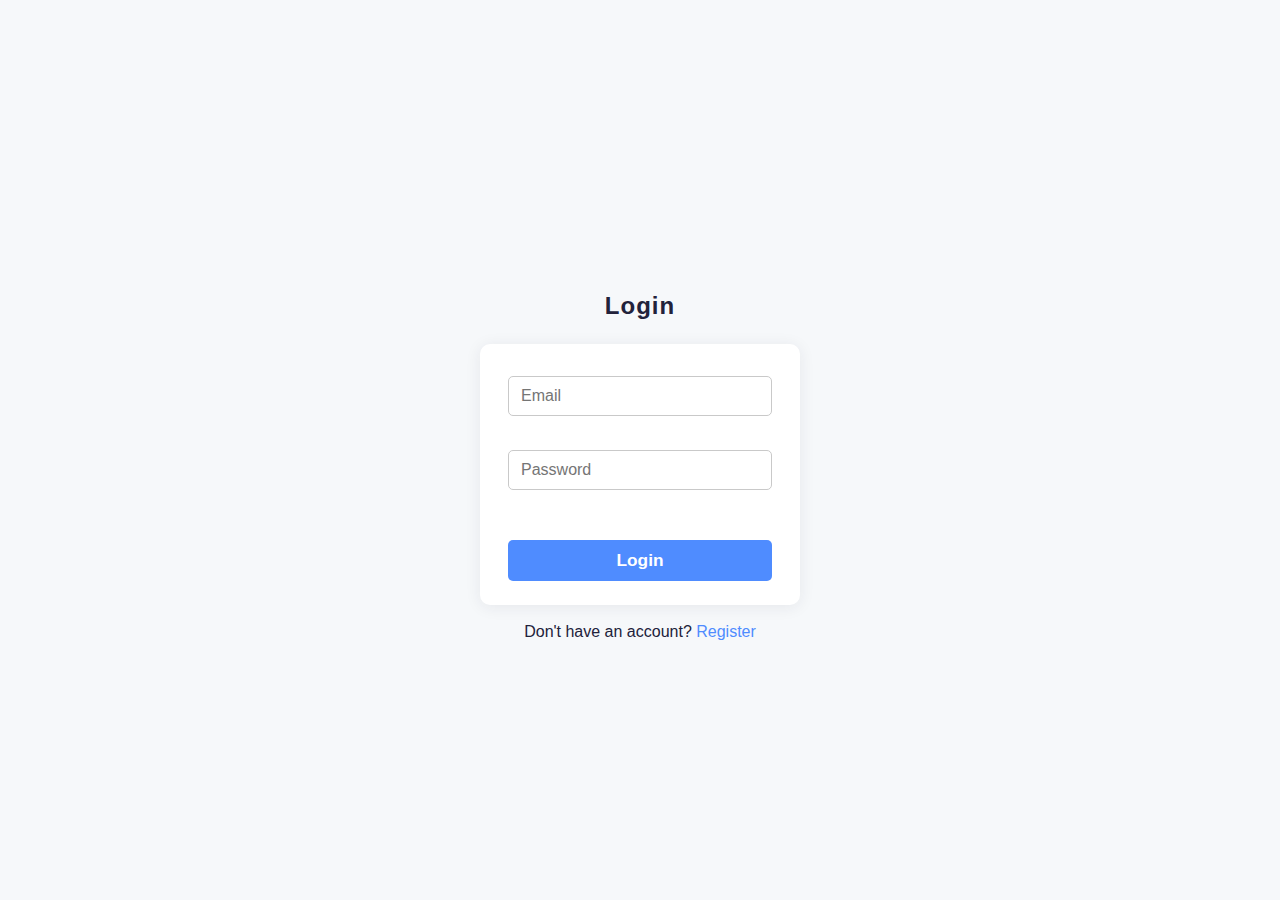
<file: index.html>
<!DOCTYPE html>
<html lang="en">
  <head>
    <meta charset="UTF-8" />
    <title>Inventory App</title>
    <meta name="viewport" content="width=device-width, initial-scale=1.0" />
  </head>
  <body>
    <script type="module">
      const isAuthenticated = !!localStorage.getItem("userToken");

      if (isAuthenticated) {
        window.location.href = "./pages/app/inventory/list.html";
      } else {
        window.location.href = "./pages/auth/login.html";
      }
    </script>
  </body>
</html>
</file>
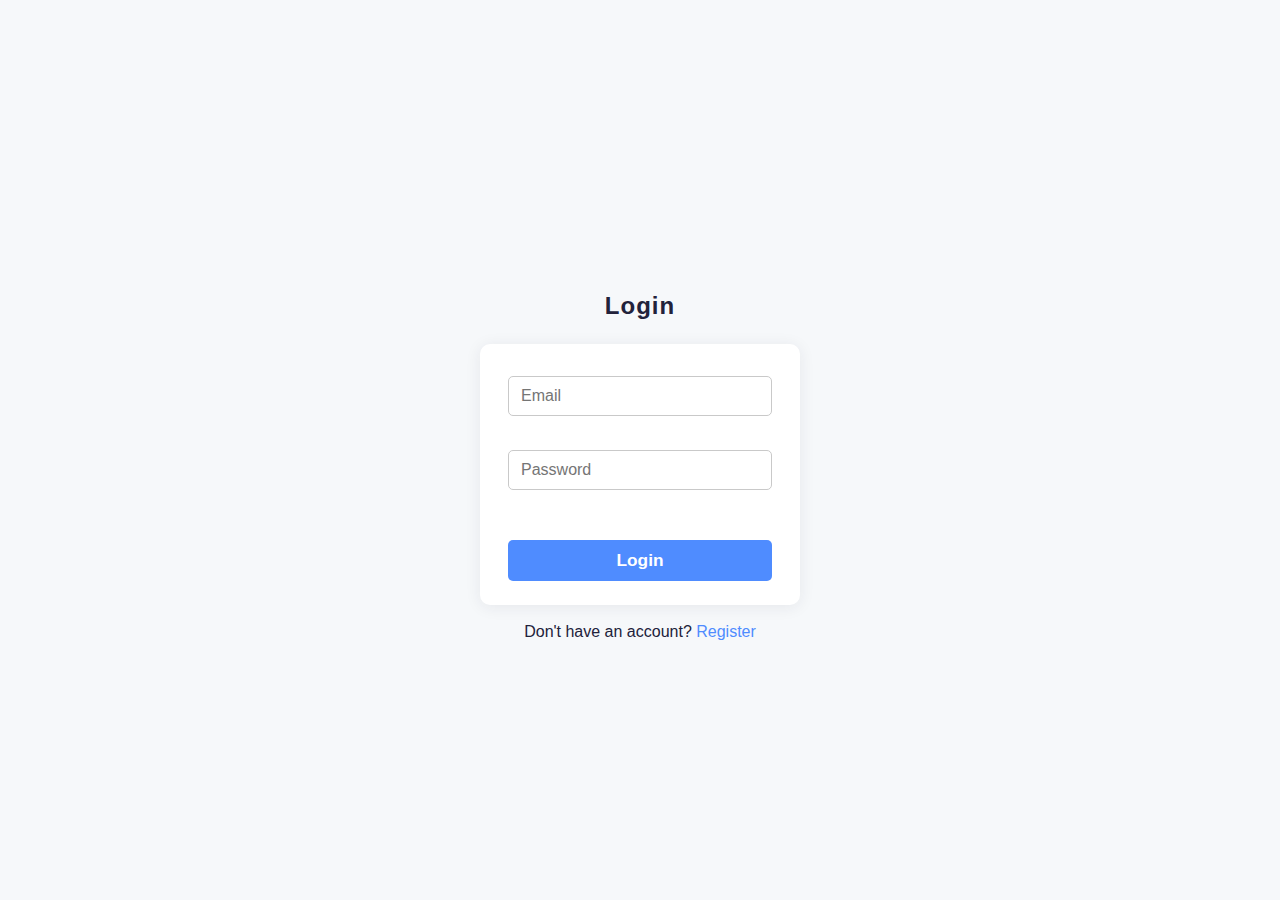
<file: pages/auth/login.html>
<!DOCTYPE html>
<html lang="en">
  <head>
    <meta charset="UTF-8" />
    <meta name="viewport" content="width=device-width, initial-scale=1.0" />
    <title>Login</title>
    <link rel="stylesheet" href="../../css/style.css" />
  </head>
  <body class="container-center">
    <h2>Login</h2>
    <form id="loginForm">
      <input type="email" id="email" placeholder="Email" />
      <div class="error" id="emailError"></div>

      <input type="password" id="password" placeholder="Password" />
      <div class="error" id="passwordError"></div>

      <button type="submit">Login</button>
    </form>

    <p>Don't have an account? <a href="register.html">Register</a></p>

    <script type="module">
      import { BASE_API_URL } from "../../../js/config.js";

      document
        .getElementById("loginForm")
        .addEventListener("submit", async function (e) {
          e.preventDefault();

          const email = document.getElementById("email");
          const password = document.getElementById("password");
          let valid = true;

          document
            .querySelectorAll(".error")
            .forEach((el) => (el.textContent = ""));

          if (!email.value.trim()) {
            document.getElementById("emailError").textContent =
              "Email is required";
            valid = false;
          }

          if (!password.value) {
            document.getElementById("passwordError").textContent =
              "Password is required";
            valid = false;
          }

          if (valid) {
            try {
              const response = await fetch(`${BASE_API_URL}/login`, {
                method: "POST",
                headers: { "Content-Type": "application/json" },
                body: JSON.stringify({
                  email: email.value.trim(),
                  password: password.value,
                }),
              });

              if (response.ok) {
                const data = await response.json();
                console.log(data);
                if (data.tokens) {
                  localStorage.setItem("token", data.tokens.access);
                }
                alert("Login successful!");
                window.location.href = "../app/inventory/list.html";
              } else {
                const data = await response.json();
                document.getElementById("passwordError").textContent =
                  data.message || "Invalid email or password";
              }
            } catch (error) {
              console.log("Error: ", error);
              document.getElementById("passwordError").textContent =
                "An error occurred. Please try again.";
            }
          }
        });
    </script>
  </body>
</html>
</file>
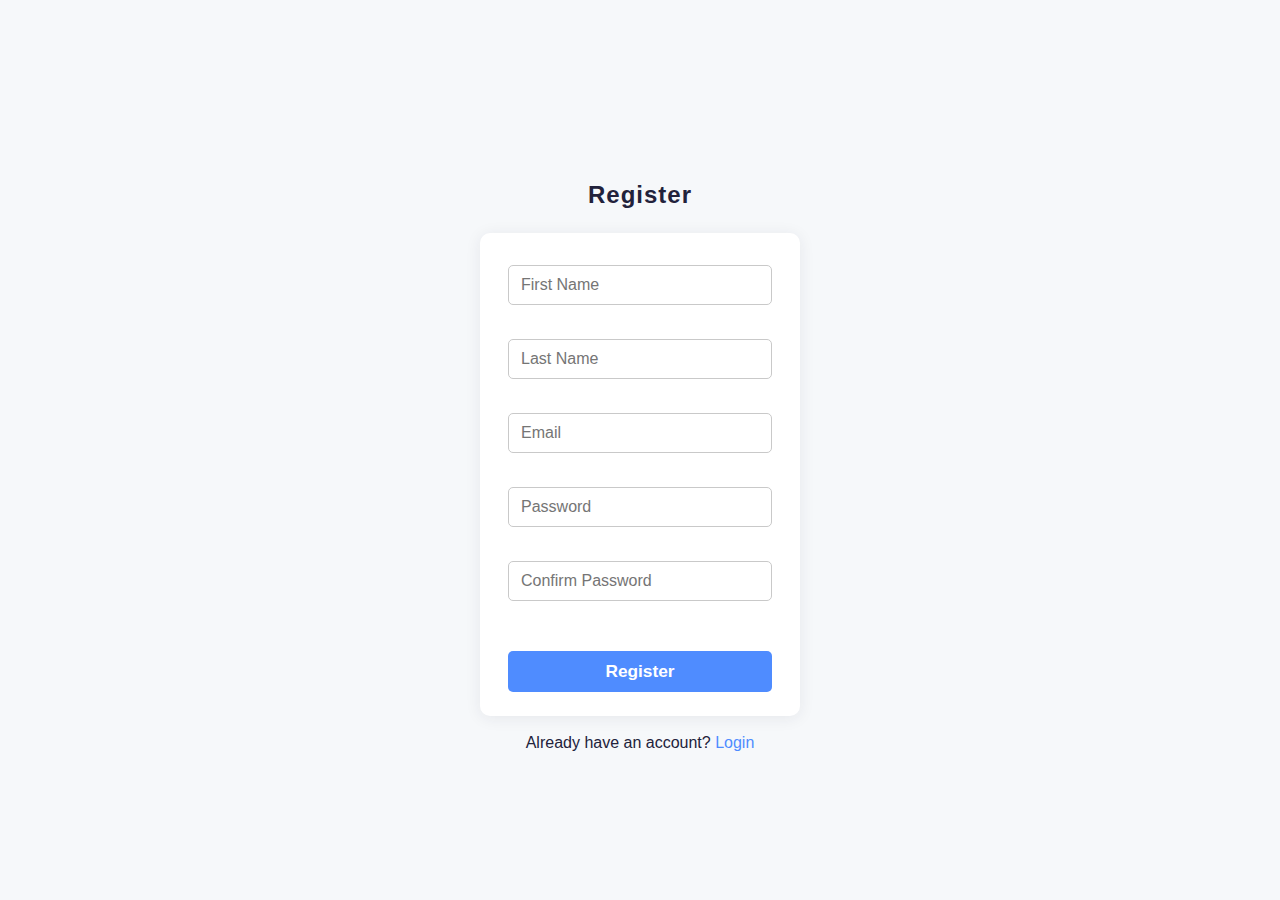
<file: pages/auth/register.html>
<!DOCTYPE html>
<html lang="en">
  <head>
    <meta charset="UTF-8" />
    <meta name="viewport" content="width=device-width, initial-scale=1.0" />
    <title>Register</title>
    <link rel="stylesheet" href="../../css/style.css" />
  </head>
  <body class="container-center">
    <h2>Register</h2>
    <form id="registerForm">
      <input type="text" id="firstname" placeholder="First Name" />
      <div class="error" id="firstnameError"></div>

      <input type="text" id="lastname" placeholder="Last Name" />
      <div class="error" id="lastnameError"></div>

      <input type="email" id="email" placeholder="Email" />
      <div class="error" id="emailError"></div>

      <input type="password" id="password" placeholder="Password" />
      <div class="error" id="passwordError"></div>

      <input
        type="password"
        id="confirmpassword"
        placeholder="Confirm Password"
      />
      <div class="error" id="confirmpasswordError"></div>

      <button type="submit">Register</button>
    </form>

    <p>Already have an account? <a href="login.html">Login</a></p>

    <script type="module">
      import { BASE_API_URL } from "../../../js/config.js";

      document
        .getElementById("registerForm")
        .addEventListener("submit", async function (e) {
          e.preventDefault();

          const firstname = document.getElementById("firstname");
          const lastname = document.getElementById("lastname");
          const email = document.getElementById("email");
          const password = document.getElementById("password");
          const confirmpassword = document.getElementById("confirmpassword");

          let valid = true;

          document
            .querySelectorAll(".error")
            .forEach((el) => (el.textContent = ""));

          if (!firstname.value.trim()) {
            document.getElementById("firstnameError").textContent =
              "First name is required";
            valid = false;
          }

          if (!lastname.value.trim()) {
            document.getElementById("lastnameError").textContent =
              "Last name is required";
            valid = false;
          }

          const emailPattern = /^[^\s@]+@[^\s@]+\.[^\s@]+$/;
          if (!email.value.trim() || !emailPattern.test(email.value)) {
            document.getElementById("emailError").textContent =
              "Valid email required";
            valid = false;
          }

          if (password.value.length < 6) {
            document.getElementById("passwordError").textContent =
              "Password must be at least 6 characters";
            valid = false;
          }

          if (password.value !== confirmpassword.value) {
            document.getElementById("confirmpasswordError").textContent =
              "Passwords do not match";
            valid = false;
          }

          if (valid) {
            const user = {
              firstname: firstname.value.trim(),
              lastname: lastname.value.trim(),
              email: email.value.trim(),
              password: password.value,
            };

            try {
              const response = await fetch(`${BASE_API_URL}/register`, {
                method: "POST",
                headers: { "Content-Type": "application/json" },
                body: JSON.stringify(user),
              });

              if (response.ok) {
                alert("Registration successful! Redirecting to login...");
                window.location.href = "login.html";
              } else {
                const data = await response.json();
                alert(data.message || "Registration failed. Please try again.");
              }
            } catch (error) {
              console.log("Error: ", error);
              alert("An error occurred. Please try again.");
            }
          }
        });
    </script>
  </body>
</html>
</file>
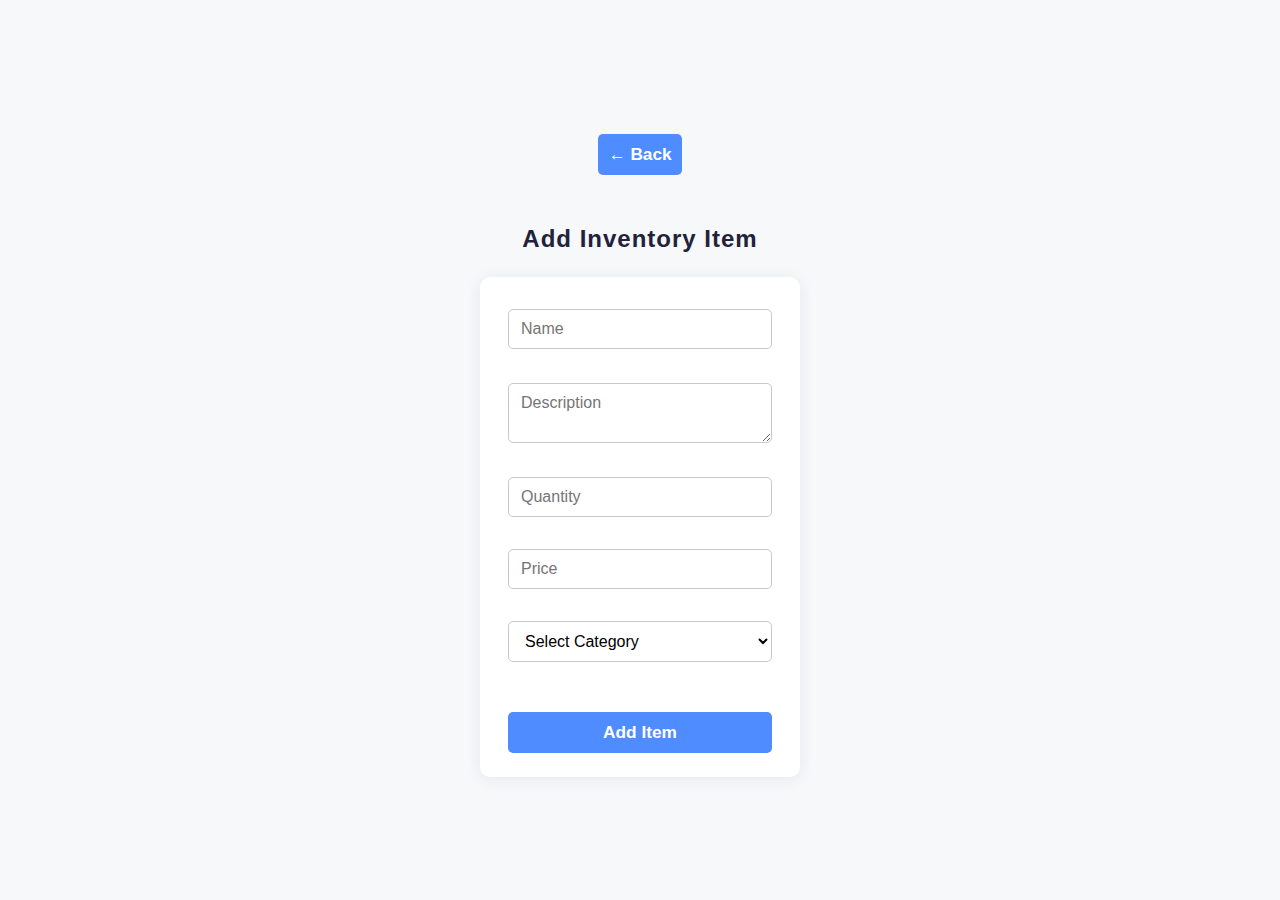
<file: pages/app/inventory/add.html>
<!DOCTYPE html>
<html lang="en">
  <head>
    <meta charset="UTF-8" />
    <title>Add Inventory Item</title>
    <meta name="viewport" content="width=device-width, initial-scale=1.0" />
    <link rel="stylesheet" href="../../../css/style.css" />
  </head>
  <body class="container-center">
    <button type="button" class="back-btn" id="backBtn">&#8592; Back</button>

    <div class="page-header">
      <h2>Add Inventory Item</h2>
    </div>
    <form id="addInventoryForm">
      <input type="text" id="name" placeholder="Name" />
      <div class="error" id="nameError"></div>

      <textarea id="description" placeholder="Description"></textarea>
      <div class="error" id="descriptionError"></div>

      <input type="number" id="quantity" placeholder="Quantity" min="1" />
      <div class="error" id="quantityError"></div>

      <input type="number" id="price" placeholder="Price" min="0" step="0.01" />
      <div class="error" id="priceError"></div>

      <select id="category">
        <option value="">Select Category</option>
      </select>
      <div class="error" id="categoryError"></div>

      <button type="submit">Add Item</button>
    </form>

    <script type="module">
      import { BASE_API_URL } from "../../../js/config.js";

      const mockCategories = [
        { id: 1, name: "Electronics" },
        { id: 2, name: "Furniture" },
        { id: 3, name: "Stationery" },
      ];

      // Back button logic
      document.getElementById("backBtn").addEventListener("click", () => {
        window.location.href = "./list.html";
      });

      async function fetchCategories() {
        try {
          const response = await fetch(`${BASE_API_URL}/categories`);
          if (!response.ok) throw new Error("API error");
          return await response.json();
        } catch (e) {
          return mockCategories;
        }
      }

      function populateCategories(categories) {
        const select = document.getElementById("category");
        categories.forEach((cat) => {
          const option = document.createElement("option");
          option.value = cat.id;
          option.textContent = cat.name;
          select.appendChild(option);
        });
      }

      fetchCategories().then(populateCategories);

      document
        .getElementById("addInventoryForm")
        .addEventListener("submit", async function (e) {
          e.preventDefault();

          // Clear previous errors
          document
            .querySelectorAll(".error")
            .forEach((el) => (el.textContent = ""));

          const name = document.getElementById("name");
          const description = document.getElementById("description");
          const quantity = document.getElementById("quantity");
          const price = document.getElementById("price");
          const category = document.getElementById("category");

          let valid = true;

          if (!name.value.trim()) {
            document.getElementById("nameError").textContent =
              "Name is required";
            valid = false;
          }
          if (!description.value.trim()) {
            document.getElementById("descriptionError").textContent =
              "Description is required";
            valid = false;
          }
          if (!quantity.value || Number(quantity.value) < 1) {
            document.getElementById("quantityError").textContent =
              "Quantity must be at least 1";
            valid = false;
          }
          if (!price.value || Number(price.value) < 0) {
            document.getElementById("priceError").textContent =
              "Price must be 0 or more";
            valid = false;
          }
          if (!category.value) {
            document.getElementById("categoryError").textContent =
              "Category is required";
            valid = false;
          }

          if (valid) {
            const item = {
              name: name.value.trim(),
              description: description.value.trim(),
              quantity: Number(quantity.value),
              price: Number(price.value),
              categoryId: category.value,
            };

            try {
              const response = await fetch(`${BASE_API_URL}/inventory`, {
                method: "POST",
                headers: { "Content-Type": "application/json" },
                body: JSON.stringify(item),
              });

              if (response.ok) {
                alert("Item added successfully!");
                window.location.href = "./list.html";
              } else {
                const data = await response.json();
                alert(data.message || "Failed to add item.");
              }
            } catch (error) {
              alert("An error occurred. Please try again.");
            }
          }
        });
    </script>
  </body>
</html>
</file>
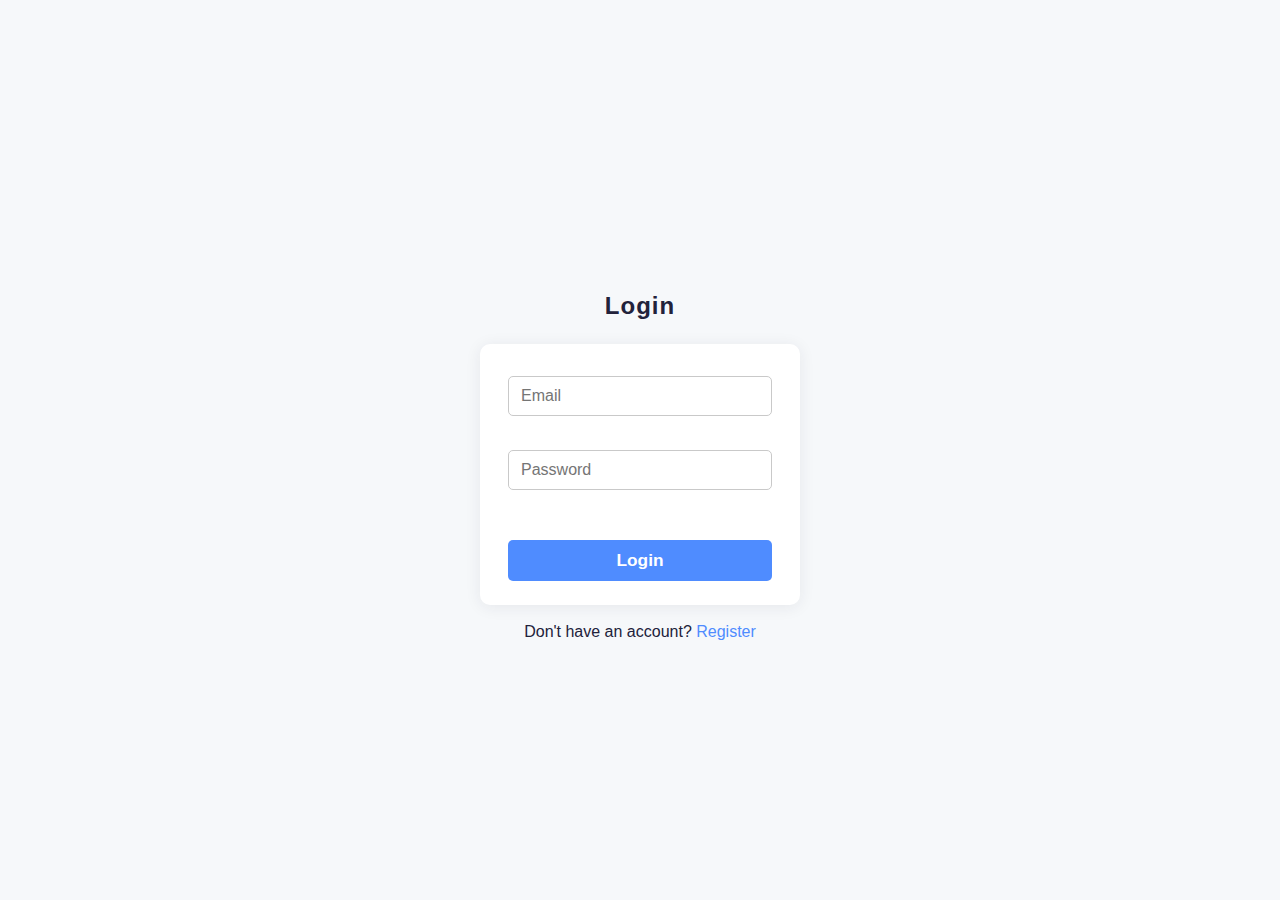
<file: pages/app/inventory/edit.html>
<!DOCTYPE html>
<html lang="en">
  <head>
    <meta charset="UTF-8" />
    <title>Edit Inventory Item</title>
    <meta name="viewport" content="width=device-width, initial-scale=1.0" />
    <link rel="stylesheet" href="../../../css/style.css" />
    <style></style>
  </head>
  <body class="container-center">
    <button type="button" class="back-btn" id="backBtn">&#8592; Back</button>

    <div class="page-header">
      <h2>Edit Inventory Item</h2>
    </div>
    <form id="editInventoryForm">
      <input type="text" id="name" placeholder="Name" />
      <div class="error" id="nameError"></div>

      <textarea id="description" placeholder="Description"></textarea>
      <div class="error" id="descriptionError"></div>

      <input
        type="number"
        id="quantity"
        placeholder="Quantity"
        min="1"
        disabled="true"
      />
      <div class="error" id="quantityError"></div>

      <input type="number" id="price" placeholder="Price" min="0" step="0.01" />
      <div class="error" id="priceError"></div>

      <select id="category">
        <option value="">Select Category</option>
      </select>
      <div class="error" id="categoryError"></div>

      <button type="submit">Save Changes</button>
    </form>

    <script type="module">
      const token = localStorage.getItem("token");
      if (!token) {
        window.location.href = "../../auth/login.html";
      }
      import { BASE_API_URL } from "../../../js/config.js";

      // Back button logic
      document.getElementById("backBtn").addEventListener("click", () => {
        window.location.href = "./list.html";
      });

      // Mock categories and inventory for fallback
      const mockCategories = [
        { id: 1, name: "Electronics" },
        { id: 2, name: "Furniture" },
        { id: 3, name: "Stationery" },
      ];

      const mockInventory = [
        {
          id: 1,
          name: "Laptop",
          description: "Dell XPS",
          quantity: 10,
          price: 800,
          category: 1,
        },
        {
          id: 2,
          name: "Monitor",
          description: "24 inch",
          quantity: 5,
          price: 150,
          category: 1,
        },
        {
          id: 3,
          name: "Chair",
          description: "Ergonomic",
          quantity: 12,
          price: 60,
          category: 2,
        },
      ];

      // Get inventory ID from URL
      const params = new URLSearchParams(window.location.search);
      const inventoryId = params.get("id");

      async function fetchCategories() {
        try {
          const response = await fetch(`${BASE_API_URL}/categories`, {
            headers: {
              "Content-Type": "application/json",
              "ngrok-skip-browser-warning": "true",
              Authorization: `Bearer ${token}`,
            },
          });
          if (!response.ok) throw new Error("API error");
          const jsonData = await response.json();
          return jsonData.data;
        } catch (error) {
          console.log("Error: ", error);
          return mockCategories;
        }
      }

      async function fetchInventoryItem(id) {
        try {
          const response = await fetch(`${BASE_API_URL}/inventory/${id}`, {
            headers: {
              "Content-Type": "application/json",
              "ngrok-skip-browser-warning": "true",
              Authorization: `Bearer ${token}`,
            },
          });
          if (!response.ok) throw new Error("API error");
          return await response.json();
        } catch (error) {
          console.log("Error: ", error);
          return mockInventory.find((item) => item.id == id);
        }
      }

      function populateCategories(categories, selectedId) {
        const select = document.getElementById("category");
        select.innerHTML = '<option value="">Select Category</option>';
        categories.forEach((cat) => {
          const option = document.createElement("option");
          option.value = cat.id;
          option.textContent = cat.name;
          if (cat.id == selectedId) option.selected = true;
          select.appendChild(option);
        });
      }

      function populateForm(item) {
        document.getElementById("name").value = item.name || "";
        document.getElementById("description").value = item.description || "";
        document.getElementById("quantity").value = item.quantity || 0;
        document.getElementById("price").value = item.price || "";
      }

      // Fetch and populate data
      let categoriesData = [];
      let inventoryItem = null;
      Promise.all([fetchCategories(), fetchInventoryItem(inventoryId)]).then(
        ([categories, item]) => {
          categoriesData = categories;
          inventoryItem = item;
          populateCategories(categories, item?.category);
          populateForm(item);
        }
      );

      document
        .getElementById("editInventoryForm")
        .addEventListener("submit", async function (e) {
          e.preventDefault();

          // Clear previous errors
          document
            .querySelectorAll(".error")
            .forEach((el) => (el.textContent = ""));

          const name = document.getElementById("name");
          const description = document.getElementById("description");
          const quantity = document.getElementById("quantity");
          const price = document.getElementById("price");
          const category = document.getElementById("category");

          let valid = true;

          if (!name.value.trim()) {
            document.getElementById("nameError").textContent =
              "Name is required";
            valid = false;
          }
          if (!description.value.trim()) {
            document.getElementById("descriptionError").textContent =
              "Description is required";
            valid = false;
          }
          if (!quantity.value || Number(quantity.value) < 1) {
            document.getElementById("quantityError").textContent =
              "Quantity must be at least 1";
            valid = false;
          }
          if (!price.value || Number(price.value) < 0) {
            document.getElementById("priceError").textContent =
              "Price must be 0 or more";
            valid = false;
          }
          if (!category.value) {
            document.getElementById("categoryError").textContent =
              "Category is required";
            valid = false;
          }

          if (valid) {
            const updatedItem = {
              name: name.value.trim(),
              description: description.value.trim(),
              quantity: Number(quantity.value),
              price: Number(price.value),
              category: category.value,
            };

            try {
              const response = await fetch(
                `${BASE_API_URL}/inventory/${inventoryId}`,
                {
                  method: "PUT",
                  headers: {
                    "Content-Type": "application/json",
                    Authorization: `Bearer ${token}`,
                  },
                  body: JSON.stringify(updatedItem),
                }
              );

              if (response.ok) {
                alert("Item updated successfully!");
                window.location.href = "./list.html";
              } else {
                const data = await response.json();
                alert(data.message || "Failed to update item.");
              }
            } catch (error) {
              console.log("Error: ", error);
              alert("An error occurred. Please try again.");
            }
          }
        });
    </script>
  </body>
</html>
</file>
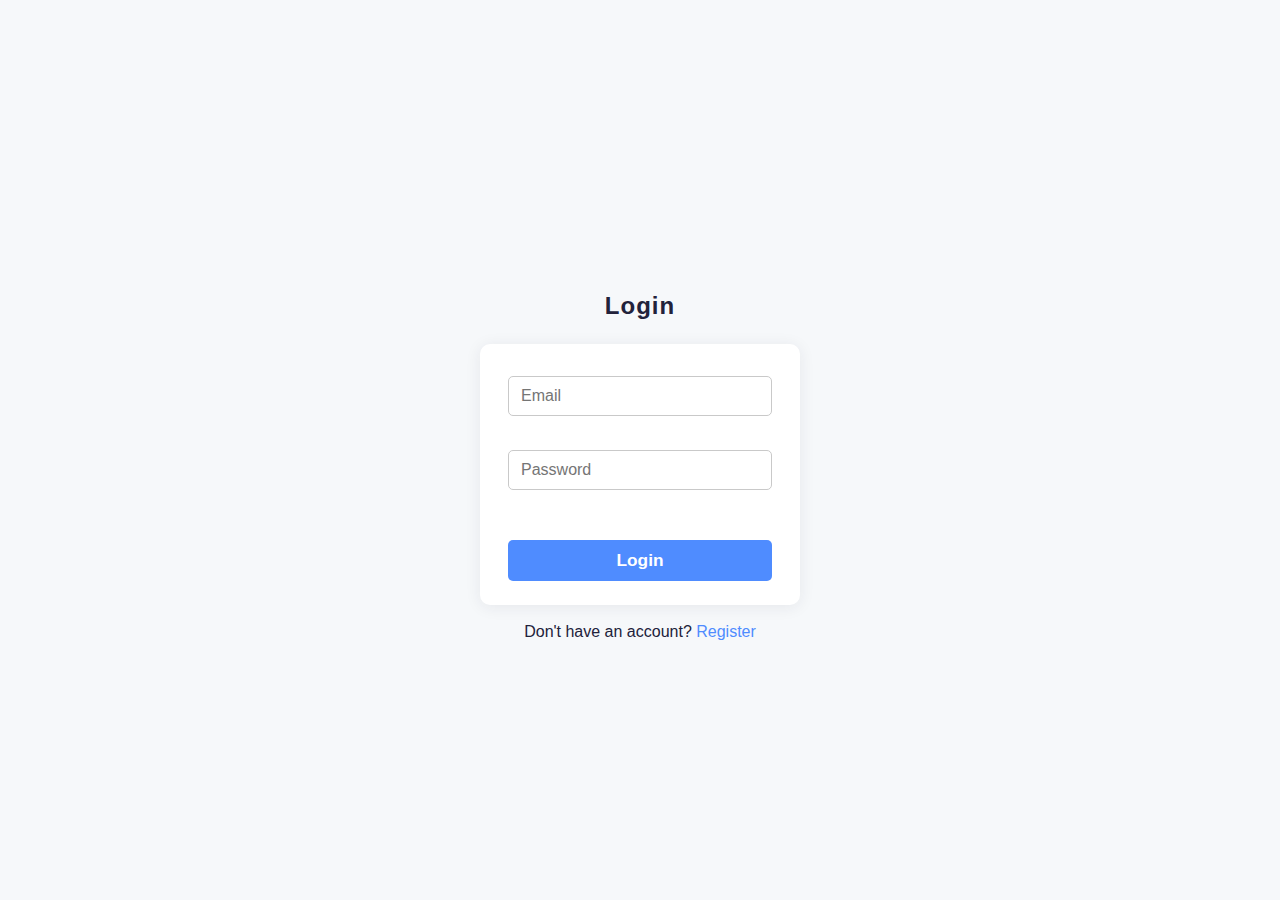
<file: pages/app/inventory/list.html>
<!DOCTYPE html>
<html lang="en">
  <head>
    <meta charset="UTF-8" />
    <title>Inventory List</title>
    <meta name="viewport" content="width=device-width, initial-scale=1.0" />
    <link rel="stylesheet" href="../../../css/style.css" />
    <style></style>
  </head>
  <body class="container">
    <div class="page-header">
      <h2>Inventory List</h2>
      <div class="inventory-list-btns">
        <button type="button" id="summaryBtn">Summary</button>
        <button type="button" id="addItemBtn">Add Item</button>
      </div>
    </div>
    <table id="inventoryTable">
      <thead>
        <tr>
          <th>Name</th>
          <th>Quantity</th>
          <th>Price</th>
          <th>Action</th>
        </tr>
      </thead>
      <tbody>
        <!-- Data will be injected here -->
      </tbody>
    </table>

    <!-- Confirmation Modal for Delete -->
    <div id="modalBackdrop" class="modal-backdrop" style="display: none">
      <div class="modal">
        <div id="modalMessage">Are you sure you want to delete this item?</div>
        <button class="confirm" id="confirmDeleteBtn">Yes</button>
        <button class="cancel" id="cancelDeleteBtn">No</button>
      </div>
    </div>

    <!-- Modal for Add/Remove Quantity -->
    <div
      id="quantityModalBackdrop"
      class="modal-backdrop"
      style="display: none"
    >
      <div class="modal">
        <div id="quantityModalMessage"></div>
        <input
          type="number"
          id="quantityInput"
          min="1"
          placeholder="Quantity"
        />
        <div class="modal-error" id="quantityModalError"></div>
        <button class="confirm" id="confirmQuantityBtn">Save</button>
        <button class="cancel" id="cancelQuantityBtn">Cancel</button>
      </div>
    </div>

    <script type="module">
      const token = localStorage.getItem("token");
      if (!token) {
        window.location.href = "../../auth/login.html";
      }

      import { BASE_API_URL } from "../../../js/config.js";

      // Redirect to add item page on button click
      document.getElementById("addItemBtn").addEventListener("click", () => {
        window.location.href = "./add.html";
      });

      // Redirect to summary page
      document.getElementById("summaryBtn").addEventListener("click", () => {
        window.location.href = "./summary.html";
      });

      // Mock data fallback
      let mockData = [
        { id: 1, name: "Laptop", quantity: 10, value: 800 },
        { id: 2, name: "Monitor", quantity: 5, value: 150 },
        { id: 3, name: "Keyboard", quantity: 20, value: 25 },
      ];

      async function fetchInventory() {
        try {
          const response = await fetch(`${BASE_API_URL}/inventory`, {
            headers: {
              Authorization: `Bearer ${token}`,
              "ngrok-skip-browser-warning": "true",
            },
          });
          if (!response.ok) throw new Error("API error");
          return await response.json();
        } catch (error) {
          console.log("Error: ", error);
          return mockData;
        }
      }

      function renderTable(data) {
        const tbody = document.querySelector("#inventoryTable tbody");
        tbody.innerHTML = "";
        data.forEach((item) => {
          const row = document.createElement("tr");
          row.innerHTML = `
            <td>${item.name}</td>
            <td>${item.quantity}</td>
            <td>${item.price}</td>
            <td>
              <button class="action-btn add-btn" data-id="${item.id}">Add</button>
              <button class="action-btn remove-btn" data-id="${item.id}">Remove</button>
              <button class="action-btn edit-btn" data-id="${item.id}">Edit</button>
              <button class="action-btn delete-btn" data-id="${item.id}">Delete</button>
            </td>
          `;
          tbody.appendChild(row);
        });

        // Attach event listeners for edit and delete
        tbody.querySelectorAll(".edit-btn").forEach((btn) => {
          btn.addEventListener("click", () => {
            const id = btn.getAttribute("data-id");
            window.location.href = `./edit.html?id=${id}`;
          });
        });

        tbody.querySelectorAll(".delete-btn").forEach((btn) => {
          btn.addEventListener("click", () => {
            const id = btn.getAttribute("data-id");
            showDeleteModal(id);
          });
        });

        // Add/Remove buttons
        tbody.querySelectorAll(".add-btn").forEach((btn) => {
          btn.addEventListener("click", () => {
            const id = btn.getAttribute("data-id");
            showQuantityModal(id, "ADD");
          });
        });
        tbody.querySelectorAll(".remove-btn").forEach((btn) => {
          btn.addEventListener("click", () => {
            const id = btn.getAttribute("data-id");
            showQuantityModal(id, "REMOVE");
          });
        });
      }

      // Modal logic for delete
      let itemIdToDelete = null;
      function showDeleteModal(id) {
        itemIdToDelete = id;
        document.getElementById("modalBackdrop").style.display = "flex";
      }
      function hideDeleteModal() {
        itemIdToDelete = null;
        document.getElementById("modalBackdrop").style.display = "none";
      }

      document
        .getElementById("confirmDeleteBtn")
        .addEventListener("click", async () => {
          if (!itemIdToDelete) return;
          try {
            const response = await fetch(
              `${BASE_API_URL}/inventory/${itemIdToDelete}`,
              {
                method: "DELETE",
                headers: {
                  Authorization: `Bearer ${token}`,
                },
              }
            );
            if (!response.ok) throw new Error("API error");
          } catch (error) {
            console.log("Error: ", error);

            mockData = mockData.filter((item) => item.id != itemIdToDelete);
          }
          hideDeleteModal();
          fetchInventory().then(renderTable);
        });

      document
        .getElementById("cancelDeleteBtn")
        .addEventListener("click", () => {
          hideDeleteModal();
        });

      // Modal logic for add/remove quantity
      let itemIdForQuantity = null;
      let quantityAction = null;

      function showQuantityModal(id, action) {
        itemIdForQuantity = id;
        quantityAction = action;
        document.getElementById("quantityInput").value = "";
        document.getElementById("quantityModalError").textContent = "";
        document.getElementById("quantityModalMessage").textContent =
          action === "ADD"
            ? "Enter quantity to add:"
            : "Enter quantity to remove:";
        document.getElementById("quantityModalBackdrop").style.display = "flex";
      }
      function hideQuantityModal() {
        itemIdForQuantity = null;
        quantityAction = null;
        document.getElementById("quantityModalBackdrop").style.display = "none";
      }

      document
        .getElementById("confirmQuantityBtn")
        .addEventListener("click", async () => {
          const qty = Number(document.getElementById("quantityInput").value);
          const errorDiv = document.getElementById("quantityModalError");
          if (!qty || qty < 1) {
            errorDiv.textContent = "Please enter a valid quantity.";
            return;
          }
          errorDiv.textContent = "";
          try {
            const response = await fetch(
              `${BASE_API_URL}/inventory/add-remove-stock`,
              {
                method: "PUT",
                headers: {
                  "Content-Type": "application/json",
                  Authorization: `Bearer ${token}`,
                },
                body: JSON.stringify({
                  item_id: itemIdForQuantity,
                  change_amount: qty,
                  action: quantityAction,
                }),
              }
            );
            if (!response.ok) throw new Error("API error");
          } catch (error) {
            console.log("Error: ", error);
            // Update mockData for demo
            mockData = mockData.map((item) => {
              if (item.id == itemIdForQuantity) {
                if (quantityAction === "ADD") item.quantity += qty;
                if (quantityAction === "REMOVE")
                  item.quantity = Math.max(0, item.quantity - qty);
              }
              return item;
            });
          }
          hideQuantityModal();
          fetchInventory().then(renderTable);
        });

      document
        .getElementById("cancelQuantityBtn")
        .addEventListener("click", () => {
          hideQuantityModal();
        });

      // Initial render
      fetchInventory().then(renderTable);
    </script>
  </body>
</html>
</file>
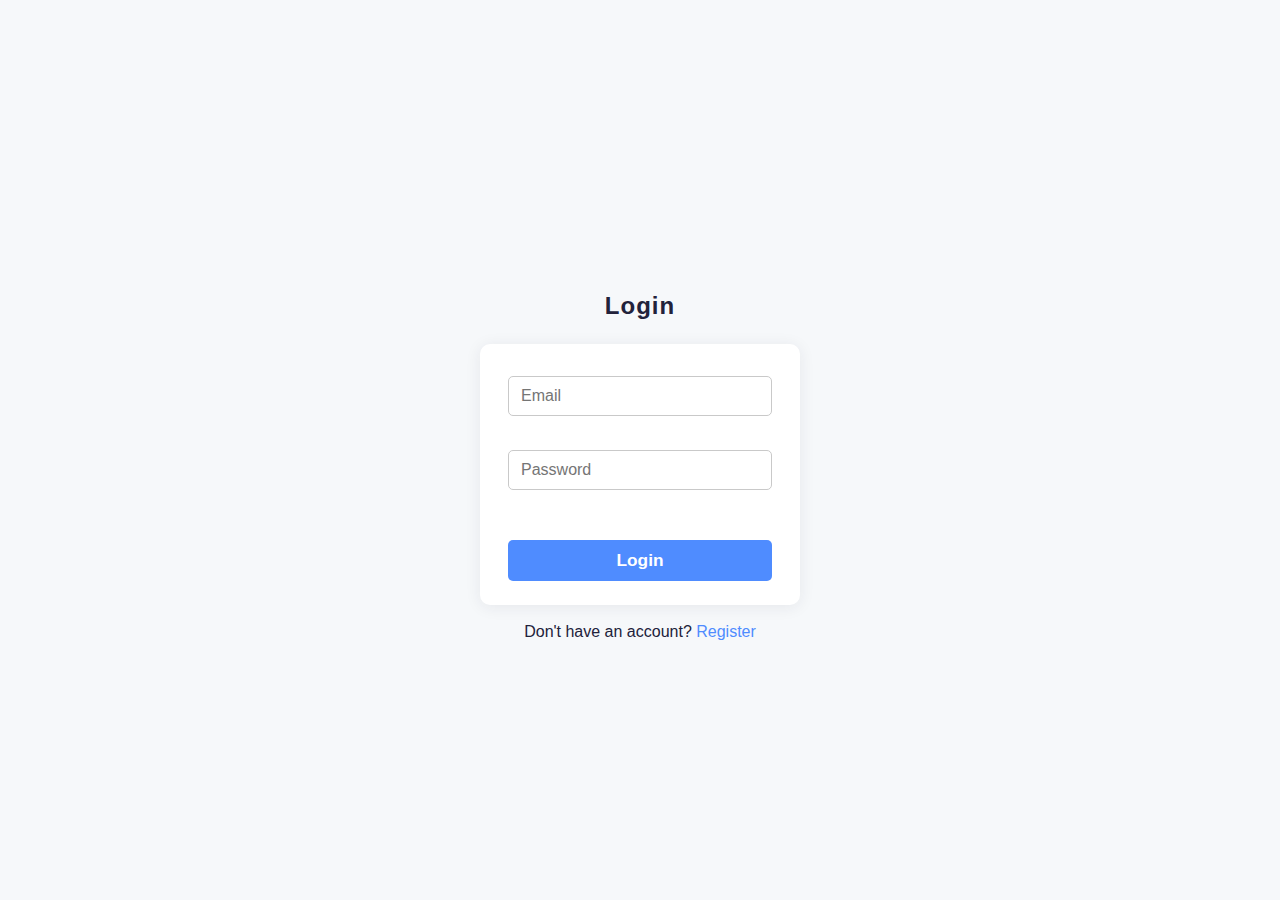
<file: pages/app/inventory/summary.html>
<!DOCTYPE html>
<html lang="en">
  <head>
    <meta charset="UTF-8" />
    <title>Inventory Summary</title>
    <meta name="viewport" content="width=device-width, initial-scale=1.0" />
    <link rel="stylesheet" href="../../../css/style.css" />
  </head>

  <body class="container">
    <div class="page-header">
      <h2>Inventory Summary</h2>
      <button type="button" id="inventoryListBtn">Inventory List</button>
    </div>

    <div class="summary-metrics" id="summaryMetrics">
      <!-- Metrics will be injected here -->
    </div>

    <div class="section-title">Items Low in Stock</div>
    <table id="summaryTable">
      <thead>
        <tr>
          <th>Name</th>
          <th>Quantity</th>
        </tr>
      </thead>
      <tbody>
        <!-- Data will be injected here -->
      </tbody>
    </table>
    <script type="module">
      import { BASE_API_URL } from "../../../js/config.js";

      // Redirect to add item page on button click
      document
        .getElementById("inventoryListBtn")
        .addEventListener("click", () => {
          window.location.href = "./list.html";
        });

      const token = localStorage.getItem("token");

      // Redirect to login if not authenticated
      if (!token) {
        window.location.href = "../../auth/login.html";
      }

      // Mock data fallback
      const mockData = {
        total_items_count: 15,
        total_value: 150,
        items_low_in_stock: [{ name: "mobile", quantity: 5 }],
      };

      async function fetchSummary() {
        try {
          const response = await fetch(`${BASE_API_URL}/inventory/summary`, {
            headers: {
              Authorization: `Bearer ${token}`,
              "ngrok-skip-browser-warning": "true",
            },
          });
          if (!response.ok) throw new Error("API error");
          return await response.json();
        } catch (e) {
          return mockData;
        }
      }

      function renderSummary(data) {
        // Metrics
        const metricsDiv = document.getElementById("summaryMetrics");
        metricsDiv.innerHTML = `
          <span>Total Items: ${data.total_items_count}</span>
          <span>Total Value: $${data.total_value}</span>
        `;

        // Table
        const tbody = document.querySelector("#summaryTable tbody");
        tbody.innerHTML = "";
        (data.items_low_in_stock || []).forEach((item) => {
          const row = document.createElement("tr");
          row.innerHTML = `
            <td>${item.name}</td>
            <td>${item.quantity}</td>
          `;
          tbody.appendChild(row);
        });
      }

      fetchSummary().then(renderSummary);
    </script>
  </body>
</html>
</file>
<file: css/style.css>
/* Reset some default styles */
body,
h2,
form,
input,
button,
p {
  margin: 0;
  padding: 0;
  box-sizing: border-box;
}

body {
  min-height: 100vh;
  background: #f6f8fa;
  font-family: "Segoe UI", Arial, sans-serif;
}

.container-center {
  display: flex;
  flex-direction: column;
  align-items: center;
  justify-content: center;
}

h2 {
  margin-bottom: 24px;
  color: #22223b;
  font-weight: 600;
  letter-spacing: 1px;
}

form {
  background: #fff;
  padding: 32px 28px 24px 28px;
  border-radius: 10px;
  box-shadow: 0 2px 16px rgba(34, 34, 59, 0.08);
  display: flex;
  flex-direction: column;
  min-width: 320px;
  max-width: 350px;
}

input[type="text"],
input[type="email"],
input[type="password"] {
  padding: 10px 12px;
  margin-bottom: 6px;
  border: 1px solid #c9c9c9;
  border-radius: 5px;
  font-size: 1rem;
  transition: border 0.2s;
  outline: none;
}

input:focus {
  border-color: #4f8cff;
}

.error {
  color: #e63946;
  font-size: 0.92rem;
  margin-bottom: 10px;
  min-height: 18px;
}

button[type="submit"] {
  margin-top: 10px;
  padding: 10px 0;
  background: #4f8cff;
  color: #fff;
  border: none;
  border-radius: 5px;
  font-size: 1.08rem;
  font-weight: 600;
  cursor: pointer;
  transition: background 0.2s;
}

button[type="submit"]:hover {
  background: #2563eb;
}

button[type="button"] {
  margin-top: 10px;
  padding: 10px 10px;
  background: #4f8cff;
  color: #fff;
  border: none;
  border-radius: 5px;
  font-size: 1.08rem;
  font-weight: 600;
  cursor: pointer;
  transition: background 0.2s;
}

button[type="button"]:hover {
  background: #2563eb;
}

p {
  margin-top: 18px;
  font-size: 1rem;
  color: #22223b;
}

a {
  color: #4f8cff;
  text-decoration: none;
  font-weight: 500;
}

a:hover {
  text-decoration: underline;
}

/* Common */

.page-header {
  display: flex;
  flex-direction: row;
  justify-content: space-between;
  align-items: center;
  gap: 2rem;
}

.container {
  width: 90%;
  margin: auto;
}

/* Add/override for inventory add form */
form textarea,
form select,
form input[type="number"] {
  padding: 10px 12px;
  margin-bottom: 6px;
  border: 1px solid #c9c9c9;
  border-radius: 5px;
  font-size: 1rem;
  transition: border 0.2s;
  outline: none;
  font-family: inherit;
  resize: vertical;
  min-height: 38px;
}

form textarea:focus,
form select:focus,
form input[type="number"]:focus {
  border-color: #4f8cff;
}

form select {
  background: #fff;
}

form > *:not(:last-child) {
  margin-bottom: 8px;
}

form button[type="submit"] {
  margin-top: 16px;
}

@media (max-width: 500px) {
  form {
    min-width: unset;
    max-width: 100%;
    padding: 18px 8px 14px 8px;
  }
}

/* Inventory List */
table {
  width: 100%;
  margin: 32px auto;
  border-collapse: collapse;
  background: #fff;
  border-radius: 8px;
  box-shadow: 0 2px 12px rgba(34, 34, 59, 0.07);
  overflow: hidden;
}
th,
td {
  padding: 14px 18px;
  text-align: left;
}
th {
  background: #4f8cff;
  color: #fff;
  font-weight: 600;
  letter-spacing: 0.5px;
}
tr:nth-child(even) {
  background: #f6f8fa;
}
tr:hover {
  background: #e3eefd;
}
h2 {
  text-align: center;
  margin-top: 32px;
  color: #22223b;
}

.action-btn {
  padding: 6px 14px;
  margin-right: 6px;
  border: none;
  border-radius: 4px;
  cursor: pointer;
  font-size: 0.98rem;
  transition: background 0.2s;
}
.edit-btn {
  background: #4f8cff;
  color: #fff;
}
.edit-btn:hover {
  background: #2563eb;
}
.delete-btn {
  background: #e63946;
  color: #fff;
}
.delete-btn:hover {
  background: #b71c1c;
}
/* Modal styles */
.modal-backdrop {
  position: fixed;
  top: 0;
  left: 0;
  right: 0;
  bottom: 0;
  background: rgba(34, 34, 59, 0.18);
  display: flex;
  align-items: center;
  justify-content: center;
  z-index: 1000;
}
.modal {
  background: #fff;
  padding: 28px 24px 18px 24px;
  border-radius: 8px;
  box-shadow: 0 2px 16px rgba(34, 34, 59, 0.13);
  min-width: 260px;
  text-align: center;
}
.modal button {
  margin: 12px 10px 0 10px;
  padding: 7px 18px;
  border-radius: 4px;
  border: none;
  font-size: 1rem;
  cursor: pointer;
}

.modal .confirm {
  background: #4f8cff;
  color: #fff;
}
.modal .cancel {
  background: #f6f8fa;
  color: #22223b;
}
.modal .confirm:hover {
  background: #2563eb;
}
.modal .cancel:hover {
  background: #e0e0e0;
}

.modal input[type="number"] {
  width: 120px;
  margin-top: 12px;
  padding: 7px 10px;
  border-radius: 4px;
  border: 1px solid #c9c9c9;
  font-size: 1rem;
}
.modal .modal-error {
  color: #e63946;
  font-size: 0.95rem;
  margin-top: 6px;
  min-height: 18px;
}

/* Back Button */

.back-btn {
  background: #f6f8fa;
  color: #22223b;
  border: none;
  border-radius: 5px;
  padding: 7px 18px;
  font-size: 1rem;
  cursor: pointer;
  margin-bottom: 18px;
  transition: background 0.2s;
}
.back-btn:hover {
  background: #e0e0e0;
}

.action-btn {
  padding: 6px 14px;
  margin-right: 6px;
  border: none;
  border-radius: 4px;
  cursor: pointer;
  font-size: 0.98rem;
  transition: background 0.2s;
}
.edit-btn {
  background: #4f8cff;
  color: #fff;
}
.edit-btn:hover {
  background: #2563eb;
}
.delete-btn {
  background: #e63946;
  color: #fff;
}
.delete-btn:hover {
  background: #b71c1c;
}
.add-btn {
  background: #43aa8b;
  color: #fff;
}
.add-btn:hover {
  background: #2d6a4f;
}
.remove-btn {
  background: #f9c74f;
  color: #22223b;
}
.remove-btn:hover {
  background: #f9844a;
}

/* Summary */
.summary-metrics {
  width: 90%;
  margin: 32px auto 0 auto;
  display: flex;
  gap: 32px;
  justify-content: flex-start;
  align-items: center;
  font-size: 1.1rem;
}
.summary-metrics span {
  background: #f6f8fa;
  padding: 12px 22px;
  border-radius: 8px;
  font-weight: 600;
  color: #22223b;
  box-shadow: 0 2px 8px rgba(34, 34, 59, 0.06);
}

.section-title {
  margin-top: 32px;
  color: #22223b;
  font-size: 1.1rem;
  font-weight: 600;
}

.inventory-list-btns {
  display: flex;
  flex-direction: row;
  gap: 1rem;
}
</file>
